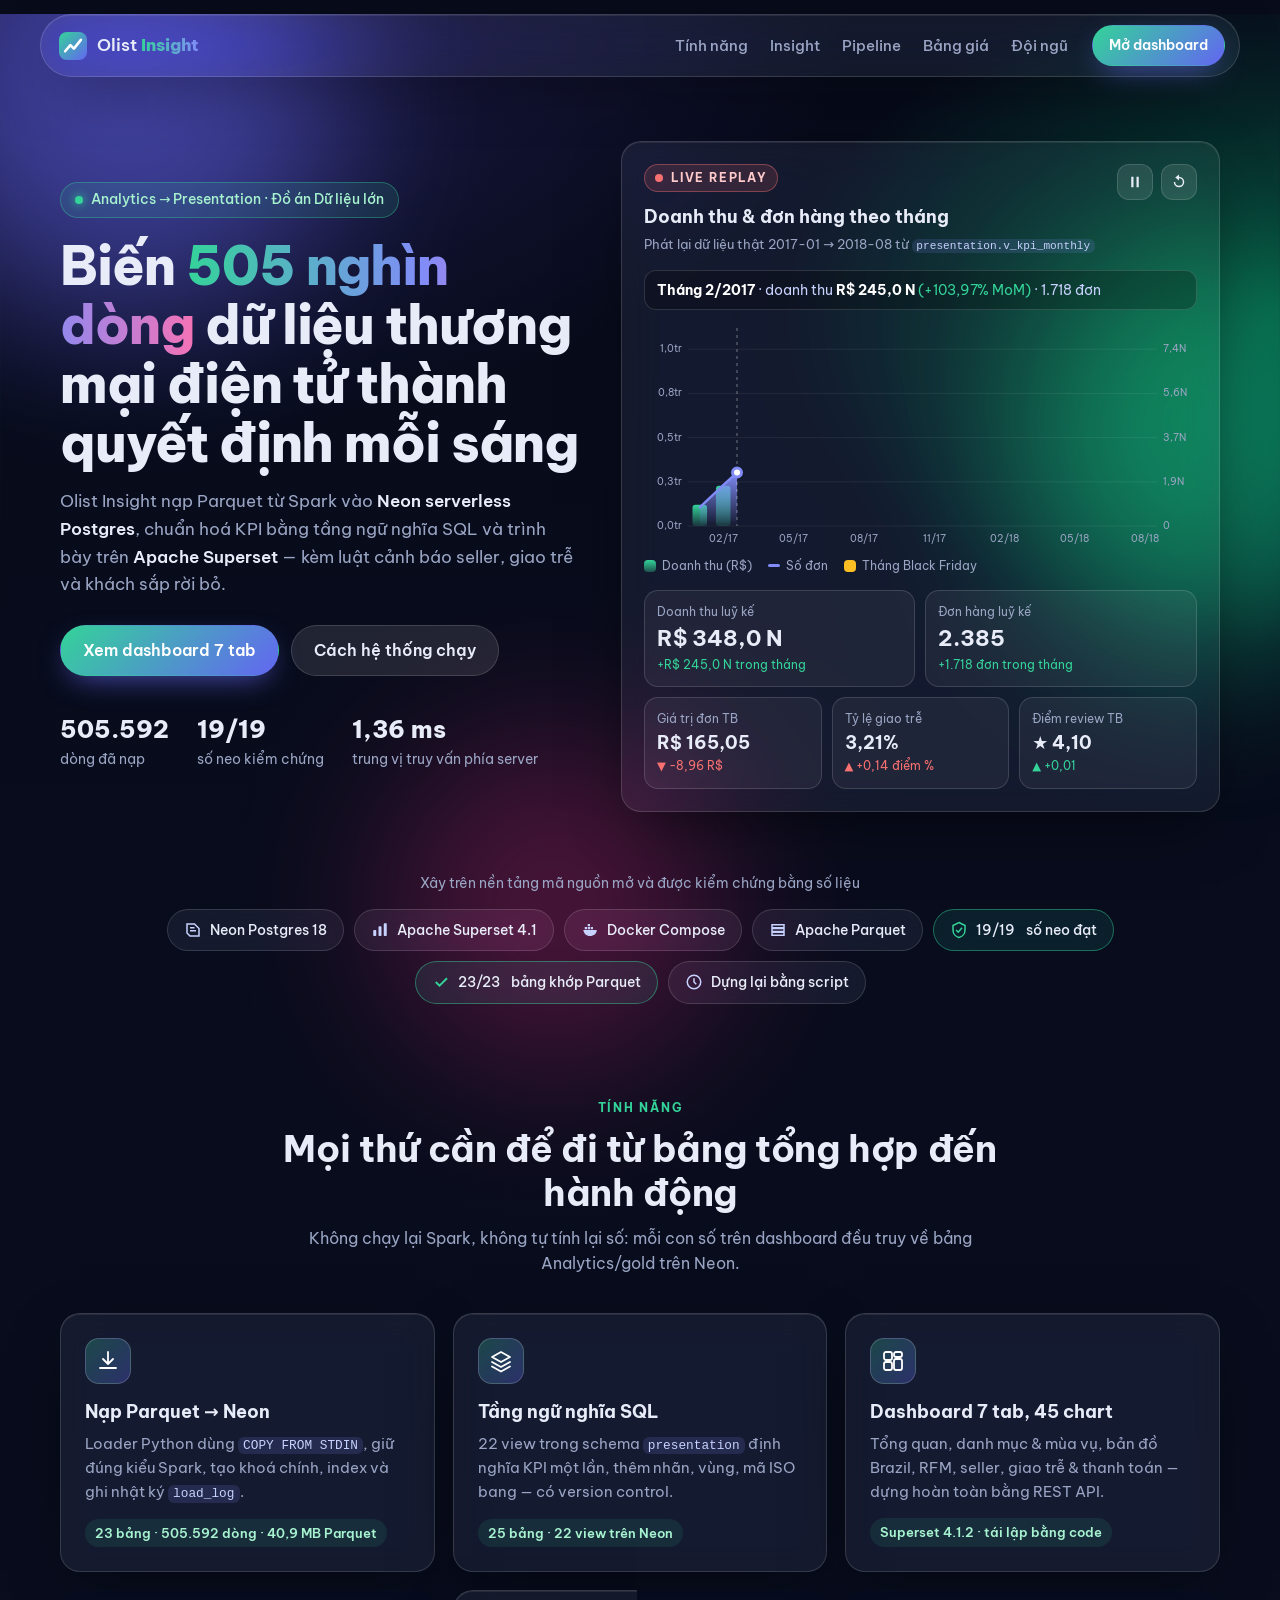
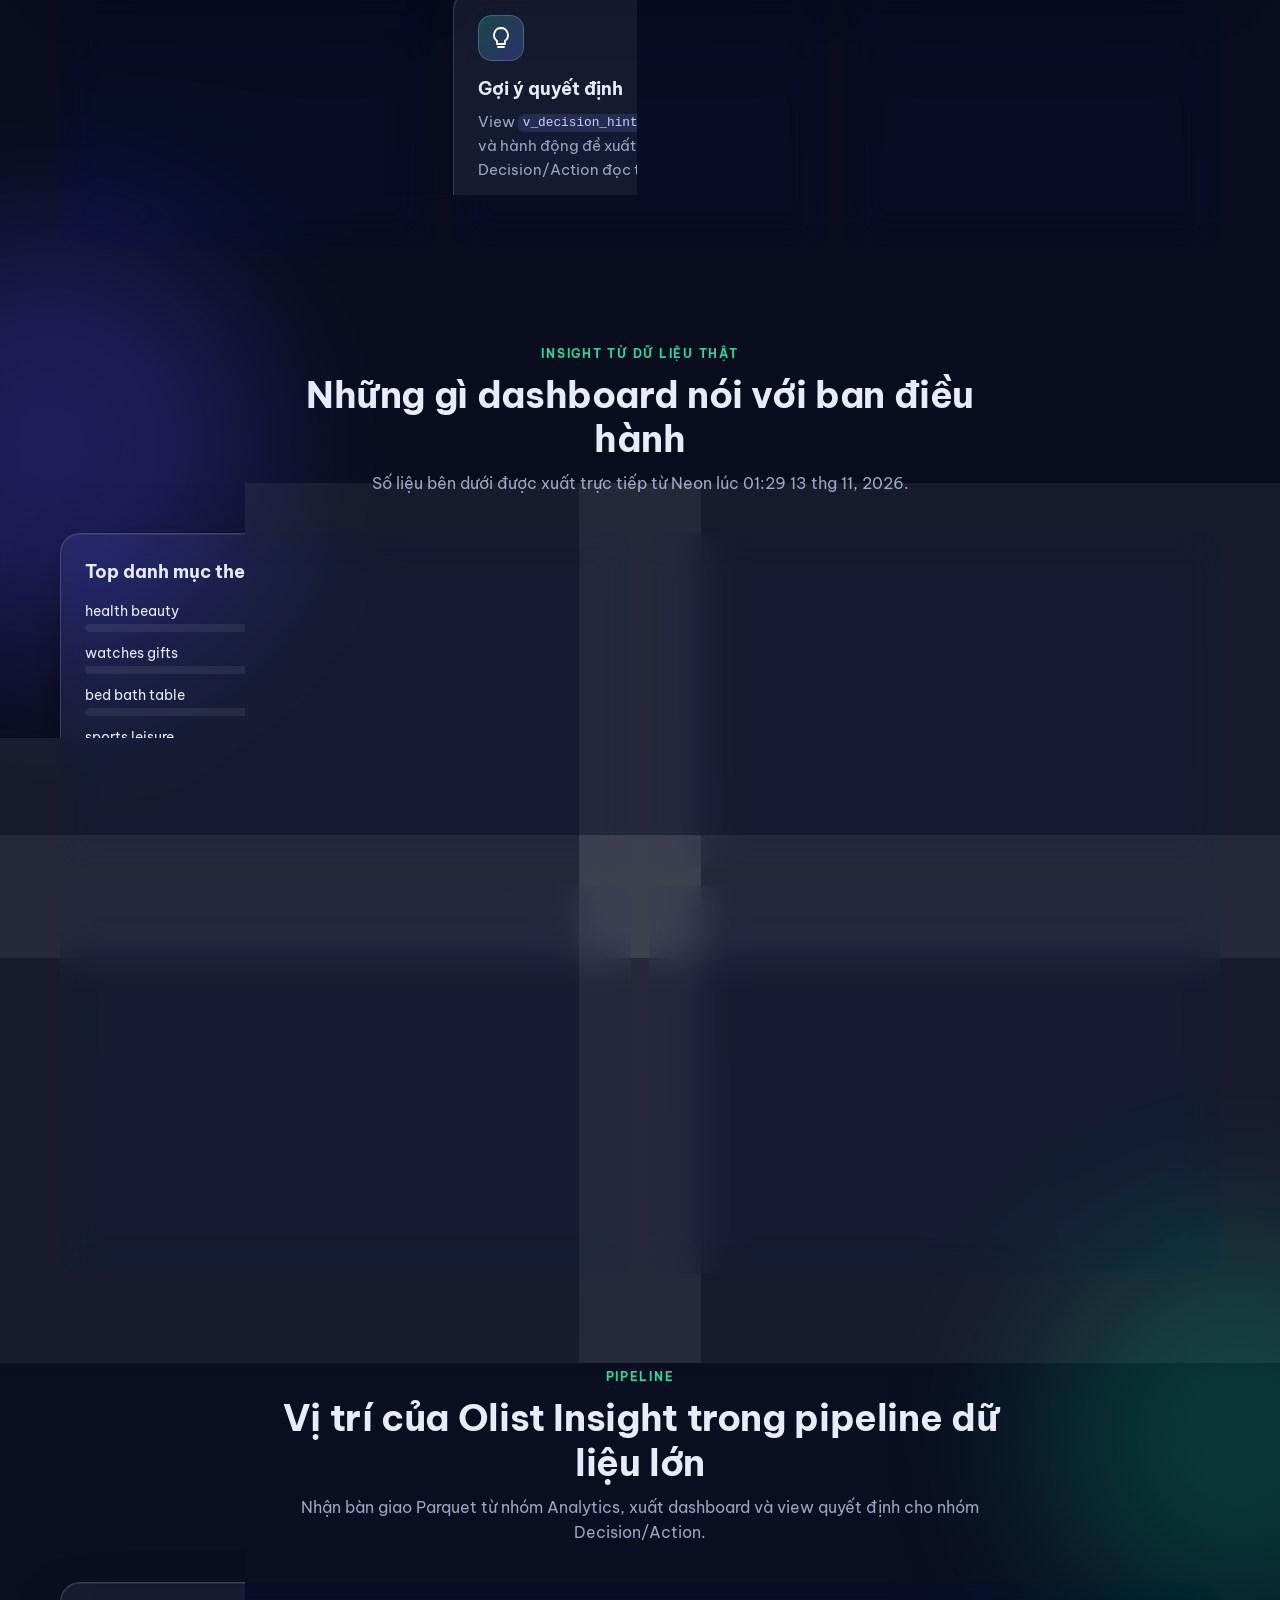
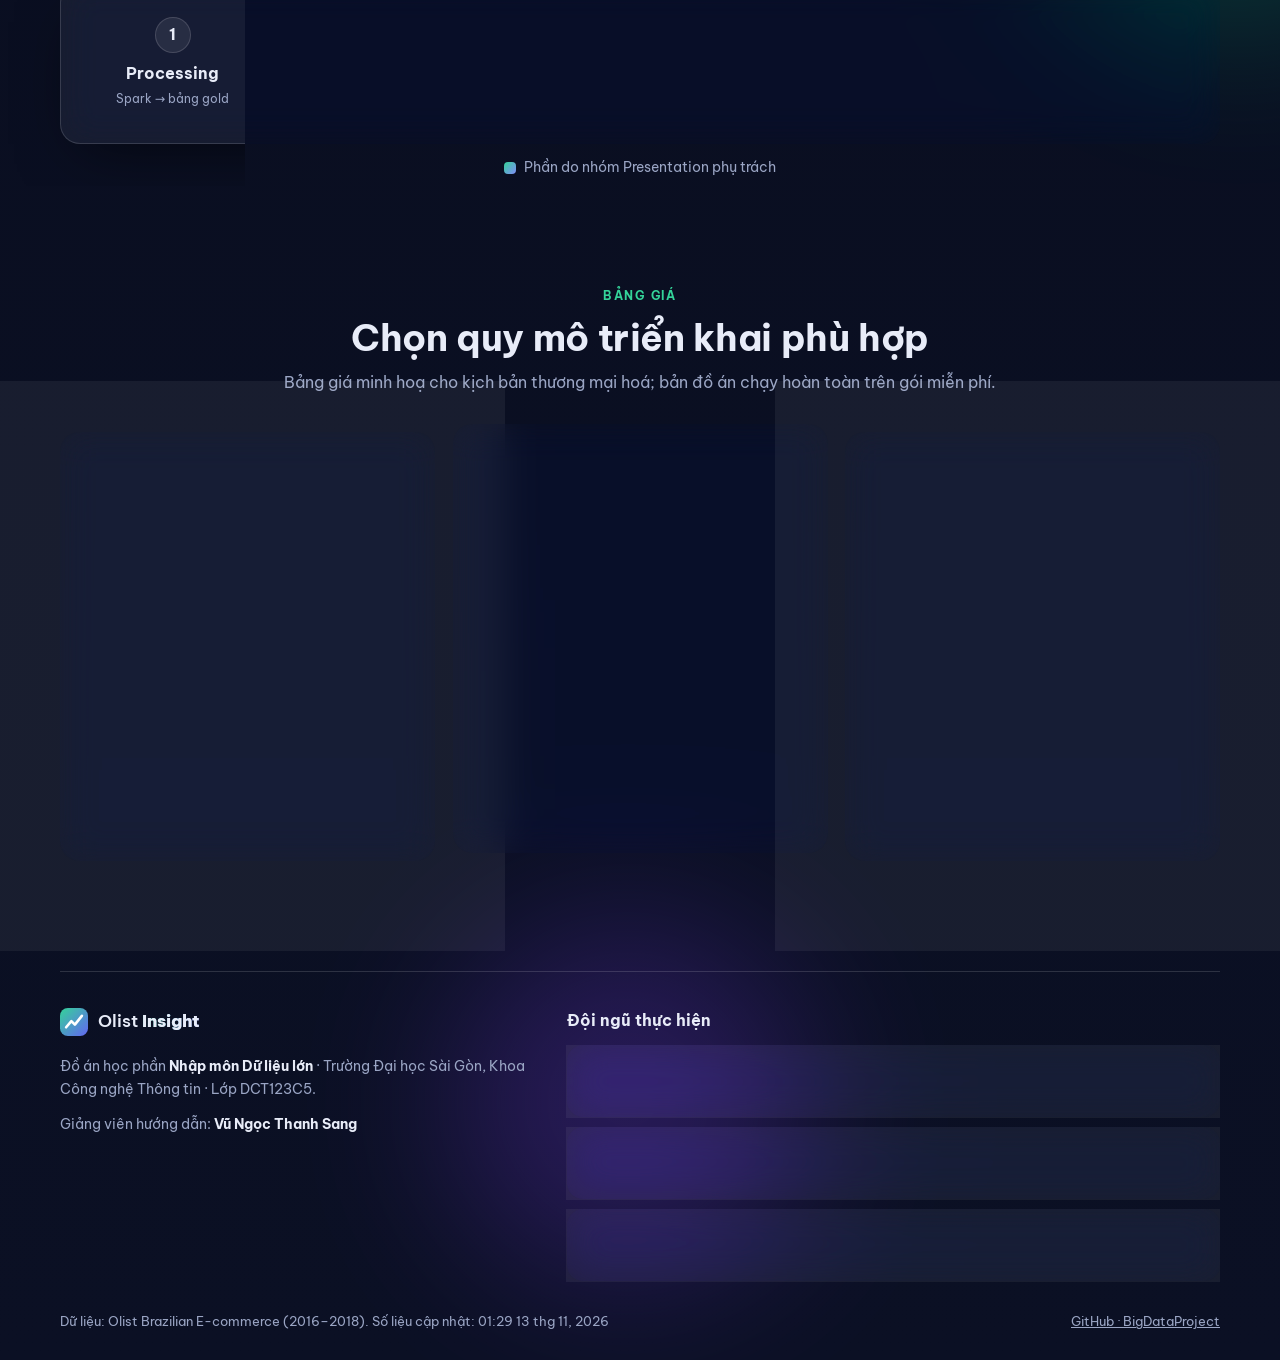
<file: web/index.html>
<!doctype html>
<html lang="vi">
<head>
  <meta charset="utf-8">
  <meta name="viewport" content="width=device-width, initial-scale=1">
  <title>Olist Insight · Từ Parquet đến quyết định kinh doanh</title>
  <meta name="description" content="Tầng trình bày dữ liệu thương mại điện tử Olist: Neon serverless Postgres, semantic layer SQL và dashboard Apache Superset.">
  <link rel="icon" href="assets/favicon.svg" type="image/svg+xml">
  <link rel="preconnect" href="https://fonts.googleapis.com">
  <link rel="preconnect" href="https://fonts.gstatic.com" crossorigin>
  <link href="https://fonts.googleapis.com/css2?family=Be+Vietnam+Pro:wght@400;500;600;700;800&display=swap" rel="stylesheet">
  <link rel="stylesheet" href="assets/style.css">
</head>
<body>
  <div class="bg" aria-hidden="true">
    <span class="blob b1"></span><span class="blob b2"></span><span class="blob b3"></span>
    <span class="blob b4"></span><span class="blob b5"></span><span class="blob b6"></span>
  </div>

  <header class="nav glass">
    <a class="brand" href="#top">
      <img src="assets/favicon.svg" alt="" width="28" height="28">
      <span>Olist <b>Insight</b></span>
    </a>
    <nav class="nav-links" aria-label="Điều hướng chính">
      <a href="#tinh-nang">Tính năng</a>
      <a href="#insight">Insight</a>
      <a href="#pipeline">Pipeline</a>
      <a href="#bang-gia">Bảng giá</a>
      <a href="#doi-ngu">Đội ngũ</a>
    </nav>
    <a class="btn btn-sm btn-primary" href="http://localhost:8088/superset/dashboard/olist-presentation/" target="_blank" rel="noopener">Mở dashboard</a>
  </header>

  <main id="top">
    <!-- HERO -->
    <section class="hero">
      <div class="hero-copy">
        <span class="pill"><span class="dot"></span> Analytics → Presentation · Đồ án Dữ liệu lớn</span>
        <h1>Biến <span class="grad">505 nghìn dòng</span> dữ liệu thương mại điện tử thành quyết định mỗi sáng</h1>
        <p class="lead">
          Olist Insight nạp Parquet từ Spark vào <b>Neon serverless Postgres</b>, chuẩn hoá KPI bằng tầng ngữ nghĩa SQL
          và trình bày trên <b>Apache Superset</b> — kèm luật cảnh báo seller, giao trễ và khách sắp rời bỏ.
        </p>
        <div class="cta">
          <a class="btn btn-primary" href="http://localhost:8088/superset/dashboard/olist-presentation/" target="_blank" rel="noopener">Xem dashboard 7 tab</a>
          <a class="btn btn-ghost" href="#pipeline">Cách hệ thống chạy</a>
        </div>
        <ul class="hero-facts" id="hero-facts">
          <li><b data-k="rows">–</b><span>dòng đã nạp</span></li>
          <li><b data-k="anchors">–</b><span>số neo kiểm chứng</span></li>
          <li><b data-k="server_ms">–</b><span>trung vị truy vấn phía server</span></li>
        </ul>
      </div>

      <div class="hero-panel glass" id="live">
        <div class="panel-head">
          <div>
            <span class="live-badge"><span class="pulse"></span>LIVE REPLAY</span>
            <h2 class="panel-title">Doanh thu &amp; đơn hàng theo tháng</h2>
            <p class="panel-sub">Phát lại dữ liệu thật <span id="range">2017-01 → 2018-08</span> từ <code>presentation.v_kpi_monthly</code></p>
          </div>
          <div class="panel-ctrl">
            <button class="icon-btn" id="btn-play" aria-label="Tạm dừng" title="Tạm dừng / phát tiếp">
              <svg viewBox="0 0 24 24" class="i-pause"><path d="M7 5h3v14H7zM14 5h3v14h-3z"/></svg>
              <svg viewBox="0 0 24 24" class="i-play"><path d="M8 5v14l11-7z"/></svg>
            </button>
            <button class="icon-btn" id="btn-replay" aria-label="Phát lại từ đầu" title="Phát lại từ đầu">
              <svg viewBox="0 0 24 24"><path d="M12 5V2L7 6l5 4V7a5 5 0 1 1-5 5H5a7 7 0 1 0 7-7z"/></svg>
            </button>
          </div>
        </div>

        <div class="ticker" id="ticker" aria-live="polite">Đang tải dữ liệu…</div>

        <div class="chart-wrap">
          <svg id="chart" viewBox="0 0 640 260" preserveAspectRatio="none" role="img" aria-label="Biểu đồ doanh thu theo tháng"></svg>
          <div class="chart-tip" id="chart-tip" hidden></div>
        </div>
        <div class="legend">
          <span><i class="sw sw-rev"></i>Doanh thu (R$)</span>
          <span><i class="sw sw-ord"></i>Số đơn</span>
          <span><i class="sw sw-bf"></i>Tháng Black Friday</span>
        </div>

        <div class="kpis">
          <div class="kpi"><span class="kpi-l">Doanh thu luỹ kế</span><b class="kpi-v" id="k-rev">–</b><span class="kpi-d" id="k-rev-d"></span></div>
          <div class="kpi"><span class="kpi-l">Đơn hàng luỹ kế</span><b class="kpi-v" id="k-ord">–</b><span class="kpi-d" id="k-ord-d"></span></div>
          <div class="kpi"><span class="kpi-l">Giá trị đơn TB</span><b class="kpi-v" id="k-aov">–</b><span class="kpi-d" id="k-aov-d"></span></div>
          <div class="kpi"><span class="kpi-l">Tỷ lệ giao trễ</span><b class="kpi-v" id="k-late">–</b><span class="kpi-d" id="k-late-d"></span></div>
          <div class="kpi"><span class="kpi-l">Điểm review TB</span><b class="kpi-v" id="k-rv">–</b><span class="kpi-d" id="k-rv-d"></span></div>
        </div>
      </div>
    </section>

    <!-- TRUST -->
    <section class="trust" aria-label="Công nghệ và kiểm chứng">
      <p class="trust-title">Xây trên nền tảng mã nguồn mở và được kiểm chứng bằng số liệu</p>
      <ul class="badges">
        <li class="badge glass"><svg viewBox="0 0 24 24"><path d="M4 4h10l6 6v10H8l-4-4z" fill="none" stroke="currentColor" stroke-width="2"/><path d="M8 9h6M8 13h8" stroke="currentColor" stroke-width="2"/></svg>Neon Postgres 18</li>
        <li class="badge glass"><svg viewBox="0 0 24 24"><rect x="3" y="12" width="4" height="8" rx="1"/><rect x="10" y="7" width="4" height="13" rx="1"/><rect x="17" y="3" width="4" height="17" rx="1"/></svg>Apache Superset 4.1</li>
        <li class="badge glass"><svg viewBox="0 0 24 24"><path d="M3 12h18c0 5-4 8-9 8s-8-3-9-8zM5 8h3v3H5zM9 8h3v3H9zM13 8h3v3h-3zM9 4h3v3H9z"/></svg>Docker Compose</li>
        <li class="badge glass"><svg viewBox="0 0 24 24"><path d="M4 5h16v4H4zM4 10h16v4H4zM4 15h16v4H4z" fill="none" stroke="currentColor" stroke-width="2"/></svg>Apache Parquet</li>
        <li class="badge glass ok"><svg viewBox="0 0 24 24"><path d="M12 2l8 4v6c0 5-3.5 9-8 10-4.5-1-8-5-8-10V6z" fill="none" stroke="currentColor" stroke-width="2"/><path d="M8 12l3 3 5-6" fill="none" stroke="currentColor" stroke-width="2"/></svg><span id="b-anchors">19/19</span>&nbsp;số neo đạt</li>
        <li class="badge glass ok"><svg viewBox="0 0 24 24"><path d="M5 12l5 5L20 7" fill="none" stroke="currentColor" stroke-width="2.5"/></svg><span id="b-tables">23/23</span>&nbsp;bảng khớp Parquet</li>
        <li class="badge glass"><svg viewBox="0 0 24 24"><circle cx="12" cy="12" r="9" fill="none" stroke="currentColor" stroke-width="2"/><path d="M12 7v5l3 3" fill="none" stroke="currentColor" stroke-width="2"/></svg>Dựng lại bằng script</li>
      </ul>
    </section>

    <!-- FEATURES -->
    <section class="section" id="tinh-nang">
      <header class="section-head">
        <span class="eyebrow">Tính năng</span>
        <h2>Mọi thứ cần để đi từ bảng tổng hợp đến hành động</h2>
        <p>Không chạy lại Spark, không tự tính lại số: mỗi con số trên dashboard đều truy về bảng Analytics/gold trên Neon.</p>
      </header>
      <div class="grid features">
        <article class="card glass">
          <div class="ico"><svg viewBox="0 0 24 24"><path d="M12 3v12M7 10l5 5 5-5M4 19h16"/></svg></div>
          <h3>Nạp Parquet → Neon</h3>
          <p>Loader Python dùng <code>COPY FROM STDIN</code>, giữ đúng kiểu Spark, tạo khoá chính, index và ghi nhật ký <code>load_log</code>.</p>
          <span class="meta" id="f-load">23 bảng · 505.592 dòng</span>
        </article>
        <article class="card glass">
          <div class="ico"><svg viewBox="0 0 24 24"><path d="M12 3l9 5-9 5-9-5zM3 13l9 5 9-5M3 17.5l9 5 9-5"/></svg></div>
          <h3>Tầng ngữ nghĩa SQL</h3>
          <p>22 view trong schema <code>presentation</code> định nghĩa KPI một lần, thêm nhãn, vùng, mã ISO bang — có version control.</p>
          <span class="meta" id="f-inv">25 bảng · 22 view</span>
        </article>
        <article class="card glass">
          <div class="ico"><svg viewBox="0 0 24 24"><rect x="3" y="3" width="8" height="8" rx="2"/><rect x="13" y="3" width="8" height="5" rx="2"/><rect x="13" y="10" width="8" height="11" rx="2"/><rect x="3" y="13" width="8" height="8" rx="2"/></svg></div>
          <h3>Dashboard 7 tab, 45 chart</h3>
          <p>Tổng quan, danh mục &amp; mùa vụ, bản đồ Brazil, RFM, seller, giao trễ &amp; thanh toán — dựng hoàn toàn bằng REST API.</p>
          <span class="meta">Superset 4.1.2 · tái lập bằng code</span>
        </article>
        <article class="card glass">
          <div class="ico"><svg viewBox="0 0 24 24"><path d="M3 5h18l-7 8v6l-4-2v-4z"/></svg></div>
          <h3>7 bộ lọc native</h3>
          <p>Thời gian, bang, vùng, danh mục, phân khúc RFM, phương thức thanh toán, bang seller — phạm vi tự tính theo cột.</p>
          <span class="meta">Lọc chéo toàn dashboard</span>
        </article>
        <article class="card glass">
          <div class="ico"><svg viewBox="0 0 24 24"><path d="M12 2a7 7 0 0 0-4 12.7V18h8v-3.3A7 7 0 0 0 12 2zM9 21h6"/></svg></div>
          <h3>Gợi ý quyết định</h3>
          <p>View <code>v_decision_hints</code> gồm luật, ngưỡng và hành động đề xuất để nhóm Decision/Action đọc trực tiếp bằng SQL.</p>
          <span class="meta" id="f-hints">7 luật · 75 seller mức ĐỎ</span>
        </article>
        <article class="card glass">
          <div class="ico"><svg viewBox="0 0 24 24"><path d="M3 20h18M5 16l4-5 4 3 6-8"/><path d="M15 6h4v4"/></svg></div>
          <h3>Mở rộng ×10 vẫn nhanh</h3>
          <p>Thử nghiệm 1,12 triệu dòng trên Neon: truy vấn thô tăng tuyến tính, còn view tổng hợp giữ nguyên độ trễ.</p>
          <span class="meta" id="f-scale">47 → 507 ms thô · 1,1 ms view</span>
        </article>
      </div>
    </section>

    <!-- INSIGHT -->
    <section class="section" id="insight">
      <header class="section-head">
        <span class="eyebrow">Insight từ dữ liệu thật</span>
        <h2>Những gì dashboard nói với ban điều hành</h2>
        <p>Số liệu bên dưới được xuất trực tiếp từ Neon lúc <span id="gen-at">–</span>.</p>
      </header>
      <div class="grid insights">
        <article class="card glass">
          <h3>Top danh mục theo doanh thu</h3>
          <ul class="bars" id="ins-cat"></ul>
        </article>
        <article class="card glass">
          <h3>Bang dẫn đầu &amp; tỷ lệ giao trễ</h3>
          <ul class="bars" id="ins-state"></ul>
        </article>
        <article class="card glass">
          <h3>Phân khúc khách hàng RFM</h3>
          <div class="stack" id="ins-rfm"></div>
          <ul class="stack-legend" id="ins-rfm-l"></ul>
        </article>
        <article class="card glass">
          <h3>Cảnh báo ưu tiên cao</h3>
          <ol class="hints" id="ins-hints"></ol>
        </article>
      </div>
    </section>

    <!-- PIPELINE -->
    <section class="section" id="pipeline">
      <header class="section-head">
        <span class="eyebrow">Pipeline</span>
        <h2>Vị trí của Olist Insight trong pipeline dữ liệu lớn</h2>
        <p>Nhận bàn giao Parquet từ nhóm Analytics, xuất dashboard và view quyết định cho nhóm Decision/Action.</p>
      </header>
      <ol class="pipe glass">
        <li class="step"><span class="n">1</span><b>Processing</b><small>Spark → bảng gold</small></li>
        <li class="step"><span class="n">2</span><b>Analytics</b><small>Spark SQL + K-Means</small></li>
        <li class="step ours"><span class="n">3</span><b>Parquet → Neon</b><small>COPY · 23 bảng</small></li>
        <li class="step ours"><span class="n">4</span><b>Semantic layer</b><small>22 view SQL</small></li>
        <li class="step ours"><span class="n">5</span><b>Superset</b><small>7 tab · 45 chart</small></li>
        <li class="step"><span class="n">6</span><b>Decision / Action</b><small>v_decision_hints</small></li>
      </ol>
      <p class="pipe-note"><span class="sw sw-ours"></span> Phần do nhóm Presentation phụ trách</p>
    </section>

    <!-- PRICING -->
    <section class="section" id="bang-gia">
      <header class="section-head">
        <span class="eyebrow">Bảng giá</span>
        <h2>Chọn quy mô triển khai phù hợp</h2>
        <p>Bảng giá minh hoạ cho kịch bản thương mại hoá; bản đồ án chạy hoàn toàn trên gói miễn phí.</p>
      </header>
      <div class="grid pricing">
        <article class="plan glass">
          <h3>Học tập</h3>
          <p class="price"><b>0đ</b><span>/tháng</span></p>
          <p class="plan-sub">Cho lớp học và đồ án</p>
          <ul>
            <li>Neon Free · 0,25 CU · 1 GiB/branch</li>
            <li>Superset chạy Docker cục bộ</li>
            <li>Dữ liệu mẫu Olist 2016–2018</li>
            <li>Dashboard 7 tab dựng sẵn</li>
          </ul>
          <a class="btn btn-ghost" href="https://github.com/viettuong287/BigDataProject" target="_blank" rel="noopener">Tải mã nguồn</a>
        </article>
        <article class="plan glass featured">
          <span class="tag">Phổ biến</span>
          <h3>Nhóm phân tích</h3>
          <p class="price"><b>490.000đ</b><span>/tháng</span></p>
          <p class="plan-sub">Cho đội vận hành 5–20 người</p>
          <ul>
            <li>Neon Launch · autoscale tới 4 CU</li>
            <li>Superset có cache Redis, SSO</li>
            <li>Nạp dữ liệu hằng ngày theo lịch</li>
            <li>Cảnh báo seller qua email</li>
            <li>Hỗ trợ trong giờ hành chính</li>
          </ul>
          <a class="btn btn-primary" href="#doi-ngu">Liên hệ dùng thử</a>
        </article>
        <article class="plan glass">
          <h3>Doanh nghiệp</h3>
          <p class="price"><b>Liên hệ</b></p>
          <p class="plan-sub">Cho sàn TMĐT quy mô lớn</p>
          <ul>
            <li>Neon Scale · read replica, branching</li>
            <li>Loader chạy cùng region dữ liệu</li>
            <li>Luật quyết định tuỳ chỉnh</li>
            <li>SLA 99,9% và hỗ trợ 24/7</li>
          </ul>
          <a class="btn btn-ghost" href="#doi-ngu">Trao đổi với nhóm</a>
        </article>
      </div>
    </section>
  </main>

  <!-- FOOTER -->
  <footer class="footer" id="doi-ngu">
    <div class="footer-grid">
      <div class="footer-brand">
        <a class="brand" href="#top"><img src="assets/favicon.svg" alt="" width="28" height="28"><span>Olist <b>Insight</b></span></a>
        <p>Đồ án học phần <b>Nhập môn Dữ liệu lớn</b> · Trường Đại học Sài Gòn, Khoa Công nghệ Thông tin · Lớp DCT123C5.</p>
        <p>Giảng viên hướng dẫn: <b>Vũ Ngọc Thanh Sang</b></p>
      </div>
      <div class="team">
        <h3>Đội ngũ thực hiện</h3>
        <ul class="members">
          <li class="member glass"><span class="avatar">T</span><div><b>Võ Việt Tường</b><small>3123411334 · Nhóm trưởng – kiến trúc, Neon &amp; loader</small></div></li>
          <li class="member glass"><span class="avatar">L</span><div><b>Nguyễn Hoàng Phi Long</b><small>3123411180 · Semantic layer SQL &amp; dashboard</small></div></li>
          <li class="member glass"><span class="avatar">P</span><div><b>Mai Hồng Phong</b><small>3123411225 · Thực nghiệm, minh chứng &amp; báo cáo</small></div></li>
        </ul>
      </div>
    </div>
    <div class="footer-bottom">
      <span>Dữ liệu: Olist Brazilian E-commerce (2016–2018). Số liệu cập nhật: <span id="foot-gen">–</span></span>
      <a href="https://github.com/viettuong287/BigDataProject" target="_blank" rel="noopener">GitHub · BigDataProject</a>
    </div>
  </footer>

  <script src="assets/app.js" defer></script>
</body>
</html>
</file>
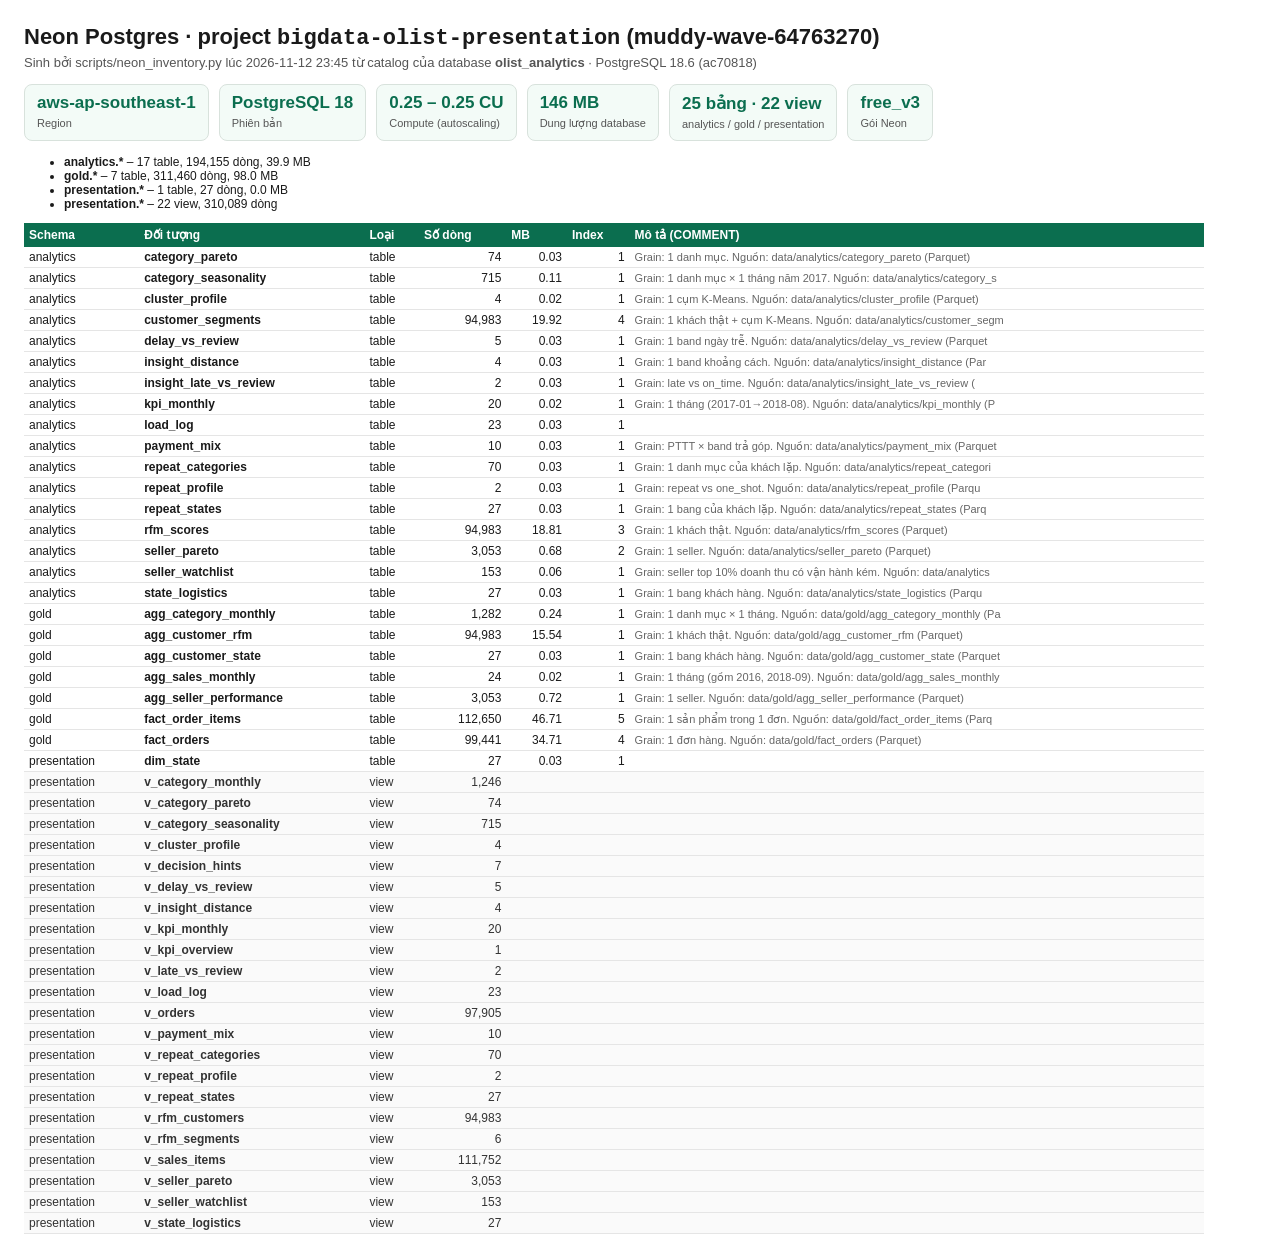
<file: evidence/neon_inventory.html>
<!doctype html><html><head><meta charset="utf-8"><style>
body{font-family:Inter,Segoe UI,Arial,sans-serif;margin:24px;color:#1a1a1a;width:1180px}
h1{font-size:22px;margin:0 0 4px} .sub{color:#555;font-size:13px;margin-bottom:14px}
.cards{display:flex;gap:10px;margin-bottom:14px} .card{border:1px solid #d8e2dc;border-radius:8px;padding:8px 12px;background:#f3fbf7}
.card b{display:block;font-size:17px;color:#0b6e4f} .card span{font-size:11px;color:#555}
table{border-collapse:collapse;width:100%;font-size:12px} th{background:#0b6e4f;color:#fff;text-align:left;padding:5px}
td{border-bottom:1px solid #e5e5e5;padding:3px 5px} .n{text-align:right;font-variant-numeric:tabular-nums}
.c{color:#666;font-size:11px} tr.view td{background:#fafafa;color:#333} ul{font-size:12px;margin:4px 0 12px}
</style></head><body>
<h1>Neon Postgres · project <code>bigdata-olist-presentation</code> (muddy-wave-64763270)</h1>
<div class="sub">Sinh bởi scripts/neon_inventory.py lúc 2026-11-12 23:45 từ catalog của database <b>olist_analytics</b> · PostgreSQL 18.6 (ac70818)</div>
<div class="cards">
<div class="card"><b>aws-ap-southeast-1</b><span>Region</span></div>
<div class="card"><b>PostgreSQL 18</b><span>Phiên bản</span></div>
<div class="card"><b>0.25 – 0.25 CU</b><span>Compute (autoscaling)</span></div>
<div class="card"><b>146 MB</b><span>Dung lượng database</span></div>
<div class="card"><b>25 bảng · 22 view</b><span>analytics / gold / presentation</span></div>
<div class="card"><b>free_v3</b><span>Gói Neon</span></div>
</div>
<ul><li><b>analytics.*</b> – 17 table, 194,155 dòng, 39.9 MB</li><li><b>gold.*</b> – 7 table, 311,460 dòng, 98.0 MB</li><li><b>presentation.*</b> – 1 table, 27 dòng, 0.0 MB</li><li><b>presentation.*</b> – 22 view, 310,089 dòng</li></ul>
<table><tr><th>Schema</th><th>Đối tượng</th><th>Loại</th><th>Số dòng</th><th>MB</th><th>Index</th><th>Mô tả (COMMENT)</th></tr><tr class='table'><td>analytics</td><td><b>category_pareto</b></td><td>table</td><td class='n'>74</td><td class='n'>0.03</td><td class='n'>1</td><td class='c'>Grain: 1 danh mục. Nguồn: data/analytics/category_pareto (Parquet)</td></tr><tr class='table'><td>analytics</td><td><b>category_seasonality</b></td><td>table</td><td class='n'>715</td><td class='n'>0.11</td><td class='n'>1</td><td class='c'>Grain: 1 danh mục × 1 tháng năm 2017. Nguồn: data/analytics/category_s</td></tr><tr class='table'><td>analytics</td><td><b>cluster_profile</b></td><td>table</td><td class='n'>4</td><td class='n'>0.02</td><td class='n'>1</td><td class='c'>Grain: 1 cụm K-Means. Nguồn: data/analytics/cluster_profile (Parquet)</td></tr><tr class='table'><td>analytics</td><td><b>customer_segments</b></td><td>table</td><td class='n'>94,983</td><td class='n'>19.92</td><td class='n'>4</td><td class='c'>Grain: 1 khách thật + cụm K-Means. Nguồn: data/analytics/customer_segm</td></tr><tr class='table'><td>analytics</td><td><b>delay_vs_review</b></td><td>table</td><td class='n'>5</td><td class='n'>0.03</td><td class='n'>1</td><td class='c'>Grain: 1 band ngày trễ. Nguồn: data/analytics/delay_vs_review (Parquet</td></tr><tr class='table'><td>analytics</td><td><b>insight_distance</b></td><td>table</td><td class='n'>4</td><td class='n'>0.03</td><td class='n'>1</td><td class='c'>Grain: 1 band khoảng cách. Nguồn: data/analytics/insight_distance (Par</td></tr><tr class='table'><td>analytics</td><td><b>insight_late_vs_review</b></td><td>table</td><td class='n'>2</td><td class='n'>0.03</td><td class='n'>1</td><td class='c'>Grain: late vs on_time. Nguồn: data/analytics/insight_late_vs_review (</td></tr><tr class='table'><td>analytics</td><td><b>kpi_monthly</b></td><td>table</td><td class='n'>20</td><td class='n'>0.02</td><td class='n'>1</td><td class='c'>Grain: 1 tháng (2017-01→2018-08). Nguồn: data/analytics/kpi_monthly (P</td></tr><tr class='table'><td>analytics</td><td><b>load_log</b></td><td>table</td><td class='n'>23</td><td class='n'>0.03</td><td class='n'>1</td><td class='c'></td></tr><tr class='table'><td>analytics</td><td><b>payment_mix</b></td><td>table</td><td class='n'>10</td><td class='n'>0.03</td><td class='n'>1</td><td class='c'>Grain: PTTT × band trả góp. Nguồn: data/analytics/payment_mix (Parquet</td></tr><tr class='table'><td>analytics</td><td><b>repeat_categories</b></td><td>table</td><td class='n'>70</td><td class='n'>0.03</td><td class='n'>1</td><td class='c'>Grain: 1 danh mục của khách lặp. Nguồn: data/analytics/repeat_categori</td></tr><tr class='table'><td>analytics</td><td><b>repeat_profile</b></td><td>table</td><td class='n'>2</td><td class='n'>0.03</td><td class='n'>1</td><td class='c'>Grain: repeat vs one_shot. Nguồn: data/analytics/repeat_profile (Parqu</td></tr><tr class='table'><td>analytics</td><td><b>repeat_states</b></td><td>table</td><td class='n'>27</td><td class='n'>0.03</td><td class='n'>1</td><td class='c'>Grain: 1 bang của khách lặp. Nguồn: data/analytics/repeat_states (Parq</td></tr><tr class='table'><td>analytics</td><td><b>rfm_scores</b></td><td>table</td><td class='n'>94,983</td><td class='n'>18.81</td><td class='n'>3</td><td class='c'>Grain: 1 khách thật. Nguồn: data/analytics/rfm_scores (Parquet)</td></tr><tr class='table'><td>analytics</td><td><b>seller_pareto</b></td><td>table</td><td class='n'>3,053</td><td class='n'>0.68</td><td class='n'>2</td><td class='c'>Grain: 1 seller. Nguồn: data/analytics/seller_pareto (Parquet)</td></tr><tr class='table'><td>analytics</td><td><b>seller_watchlist</b></td><td>table</td><td class='n'>153</td><td class='n'>0.06</td><td class='n'>1</td><td class='c'>Grain: seller top 10% doanh thu có vận hành kém. Nguồn: data/analytics</td></tr><tr class='table'><td>analytics</td><td><b>state_logistics</b></td><td>table</td><td class='n'>27</td><td class='n'>0.03</td><td class='n'>1</td><td class='c'>Grain: 1 bang khách hàng. Nguồn: data/analytics/state_logistics (Parqu</td></tr><tr class='table'><td>gold</td><td><b>agg_category_monthly</b></td><td>table</td><td class='n'>1,282</td><td class='n'>0.24</td><td class='n'>1</td><td class='c'>Grain: 1 danh mục × 1 tháng. Nguồn: data/gold/agg_category_monthly (Pa</td></tr><tr class='table'><td>gold</td><td><b>agg_customer_rfm</b></td><td>table</td><td class='n'>94,983</td><td class='n'>15.54</td><td class='n'>1</td><td class='c'>Grain: 1 khách thật. Nguồn: data/gold/agg_customer_rfm (Parquet)</td></tr><tr class='table'><td>gold</td><td><b>agg_customer_state</b></td><td>table</td><td class='n'>27</td><td class='n'>0.03</td><td class='n'>1</td><td class='c'>Grain: 1 bang khách hàng. Nguồn: data/gold/agg_customer_state (Parquet</td></tr><tr class='table'><td>gold</td><td><b>agg_sales_monthly</b></td><td>table</td><td class='n'>24</td><td class='n'>0.02</td><td class='n'>1</td><td class='c'>Grain: 1 tháng (gồm 2016, 2018-09). Nguồn: data/gold/agg_sales_monthly</td></tr><tr class='table'><td>gold</td><td><b>agg_seller_performance</b></td><td>table</td><td class='n'>3,053</td><td class='n'>0.72</td><td class='n'>1</td><td class='c'>Grain: 1 seller. Nguồn: data/gold/agg_seller_performance (Parquet)</td></tr><tr class='table'><td>gold</td><td><b>fact_order_items</b></td><td>table</td><td class='n'>112,650</td><td class='n'>46.71</td><td class='n'>5</td><td class='c'>Grain: 1 sản phẩm trong 1 đơn. Nguồn: data/gold/fact_order_items (Parq</td></tr><tr class='table'><td>gold</td><td><b>fact_orders</b></td><td>table</td><td class='n'>99,441</td><td class='n'>34.71</td><td class='n'>4</td><td class='c'>Grain: 1 đơn hàng. Nguồn: data/gold/fact_orders (Parquet)</td></tr><tr class='table'><td>presentation</td><td><b>dim_state</b></td><td>table</td><td class='n'>27</td><td class='n'>0.03</td><td class='n'>1</td><td class='c'></td></tr><tr class='view'><td>presentation</td><td><b>v_category_monthly</b></td><td>view</td><td class='n'>1,246</td><td class='n'></td><td class='n'></td><td class='c'></td></tr><tr class='view'><td>presentation</td><td><b>v_category_pareto</b></td><td>view</td><td class='n'>74</td><td class='n'></td><td class='n'></td><td class='c'></td></tr><tr class='view'><td>presentation</td><td><b>v_category_seasonality</b></td><td>view</td><td class='n'>715</td><td class='n'></td><td class='n'></td><td class='c'></td></tr><tr class='view'><td>presentation</td><td><b>v_cluster_profile</b></td><td>view</td><td class='n'>4</td><td class='n'></td><td class='n'></td><td class='c'></td></tr><tr class='view'><td>presentation</td><td><b>v_decision_hints</b></td><td>view</td><td class='n'>7</td><td class='n'></td><td class='n'></td><td class='c'></td></tr><tr class='view'><td>presentation</td><td><b>v_delay_vs_review</b></td><td>view</td><td class='n'>5</td><td class='n'></td><td class='n'></td><td class='c'></td></tr><tr class='view'><td>presentation</td><td><b>v_insight_distance</b></td><td>view</td><td class='n'>4</td><td class='n'></td><td class='n'></td><td class='c'></td></tr><tr class='view'><td>presentation</td><td><b>v_kpi_monthly</b></td><td>view</td><td class='n'>20</td><td class='n'></td><td class='n'></td><td class='c'></td></tr><tr class='view'><td>presentation</td><td><b>v_kpi_overview</b></td><td>view</td><td class='n'>1</td><td class='n'></td><td class='n'></td><td class='c'></td></tr><tr class='view'><td>presentation</td><td><b>v_late_vs_review</b></td><td>view</td><td class='n'>2</td><td class='n'></td><td class='n'></td><td class='c'></td></tr><tr class='view'><td>presentation</td><td><b>v_load_log</b></td><td>view</td><td class='n'>23</td><td class='n'></td><td class='n'></td><td class='c'></td></tr><tr class='view'><td>presentation</td><td><b>v_orders</b></td><td>view</td><td class='n'>97,905</td><td class='n'></td><td class='n'></td><td class='c'></td></tr><tr class='view'><td>presentation</td><td><b>v_payment_mix</b></td><td>view</td><td class='n'>10</td><td class='n'></td><td class='n'></td><td class='c'></td></tr><tr class='view'><td>presentation</td><td><b>v_repeat_categories</b></td><td>view</td><td class='n'>70</td><td class='n'></td><td class='n'></td><td class='c'></td></tr><tr class='view'><td>presentation</td><td><b>v_repeat_profile</b></td><td>view</td><td class='n'>2</td><td class='n'></td><td class='n'></td><td class='c'></td></tr><tr class='view'><td>presentation</td><td><b>v_repeat_states</b></td><td>view</td><td class='n'>27</td><td class='n'></td><td class='n'></td><td class='c'></td></tr><tr class='view'><td>presentation</td><td><b>v_rfm_customers</b></td><td>view</td><td class='n'>94,983</td><td class='n'></td><td class='n'></td><td class='c'></td></tr><tr class='view'><td>presentation</td><td><b>v_rfm_segments</b></td><td>view</td><td class='n'>6</td><td class='n'></td><td class='n'></td><td class='c'></td></tr><tr class='view'><td>presentation</td><td><b>v_sales_items</b></td><td>view</td><td class='n'>111,752</td><td class='n'></td><td class='n'></td><td class='c'></td></tr><tr class='view'><td>presentation</td><td><b>v_seller_pareto</b></td><td>view</td><td class='n'>3,053</td><td class='n'></td><td class='n'></td><td class='c'></td></tr><tr class='view'><td>presentation</td><td><b>v_seller_watchlist</b></td><td>view</td><td class='n'>153</td><td class='n'></td><td class='n'></td><td class='c'></td></tr><tr class='view'><td>presentation</td><td><b>v_state_logistics</b></td><td>view</td><td class='n'>27</td><td class='n'></td><td class='n'></td><td class='c'></td></tr></table>
</body></html>
</file>
<file: web/assets/style.css>
:root {
  --bg: #070b1a;
  --text: #e8ecf8;
  --muted: #9aa5c4;
  --line: rgba(255, 255, 255, 0.14);
  --glass: rgba(255, 255, 255, 0.06);
  --glass-strong: rgba(255, 255, 255, 0.1);
  --green: #34d399;
  --indigo: #818cf8;
  --pink: #f472b6;
  --amber: #fbbf24;
  --red: #f87171;
  --radius: 20px;
  --shadow: 0 20px 60px -20px rgba(0, 0, 0, 0.6);
  font-family: "Be Vietnam Pro", system-ui, -apple-system, "Segoe UI", Roboto, sans-serif;
}

* { box-sizing: border-box; }
html { scroll-behavior: smooth; scroll-padding-top: 90px; }
body {
  position: relative;
  margin: 0;
  color: var(--text);
  background: var(--bg);
  line-height: 1.6;
  -webkit-font-smoothing: antialiased;
  overflow-x: hidden;
}
a { color: inherit; }
code {
  font-family: ui-monospace, "Cascadia Code", Consolas, monospace;
  font-size: 0.85em;
  padding: 0.1em 0.4em;
  border-radius: 6px;
  background: rgba(129, 140, 248, 0.15);
  color: #c7d2fe;
}
svg { display: block; }

/* Nền gradient + blob mờ tạo chiều sâu cho hiệu ứng kính */
.bg { position: absolute; inset: 0; z-index: -1; overflow: hidden;
  background: radial-gradient(1200px 700px at 10% 0, #1e1b4b 0%, transparent 60%),
              radial-gradient(900px 600px at 100% 300px, #064e3b 0%, transparent 55%),
              linear-gradient(180deg, #070b1a 0%, #0b1024 100%); }
.blob { position: absolute; border-radius: 50%; filter: blur(80px); opacity: 0.5; animation: float 18s ease-in-out infinite; }
.b1 { width: 420px; height: 420px; background: #6366f1; top: -120px; left: -80px; }
.b2 { width: 380px; height: 380px; background: #10b981; top: 260px; right: -120px; animation-delay: -6s; }
.b3 { width: 340px; height: 340px; background: #db2777; top: 720px; left: 30%; opacity: 0.3; animation-delay: -12s; }
.b4 { width: 420px; height: 420px; background: #4f46e5; top: 40%; left: -160px; opacity: 0.3; animation-delay: -4s; }
.b5 { width: 400px; height: 400px; background: #059669; top: 62%; right: -160px; opacity: 0.3; animation-delay: -9s; }
.b6 { width: 360px; height: 360px; background: #7c3aed; bottom: 80px; left: 35%; opacity: 0.25; animation-delay: -14s; }
@keyframes float { 50% { transform: translate(40px, 30px) scale(1.08); } }

.glass {
  background: var(--glass);
  border: 1px solid var(--line);
  border-radius: var(--radius);
  backdrop-filter: blur(18px) saturate(140%);
  -webkit-backdrop-filter: blur(18px) saturate(140%);
  box-shadow: var(--shadow), inset 0 1px 0 rgba(255, 255, 255, 0.08);
}

/* NAV */
.nav {
  position: sticky; top: 14px; z-index: 50;
  display: flex; align-items: center; gap: 24px;
  max-width: 1200px; margin: 14px auto 0; padding: 10px 14px 10px 18px;
  border-radius: 999px;
}
.brand { display: inline-flex; align-items: center; gap: 10px; text-decoration: none; font-weight: 600; font-size: 1.05rem; }
.brand b { font-weight: 800; background: linear-gradient(90deg, var(--green), var(--indigo)); -webkit-background-clip: text; background-clip: text; color: transparent; }
.nav-links { display: flex; gap: 22px; margin-left: auto; }
.nav-links a { text-decoration: none; color: var(--muted); font-size: 0.93rem; font-weight: 500; transition: color .2s; }
.nav-links a:hover { color: var(--text); }

.btn {
  display: inline-flex; align-items: center; justify-content: center; gap: 8px;
  padding: 12px 22px; border-radius: 999px; font-weight: 600; text-decoration: none;
  border: 1px solid transparent; transition: transform .15s, box-shadow .2s, background .2s; white-space: nowrap;
}
.btn:hover { transform: translateY(-1px); }
.btn-sm { padding: 8px 16px; font-size: 0.9rem; }
.btn-primary { background: linear-gradient(135deg, var(--green), #6366f1); color: #fff; box-shadow: 0 10px 30px -10px rgba(99, 102, 241, 0.8); }
.btn-ghost { background: var(--glass-strong); border-color: var(--line); color: var(--text); }
.btn-ghost:hover { background: rgba(255, 255, 255, 0.16); }

main, .footer { max-width: 1200px; margin: 0 auto; padding: 0 20px; }

/* HERO */
.hero { display: grid; grid-template-columns: 1fr 1.15fr; gap: 40px; align-items: center; padding: 64px 0 40px; }
.pill { display: inline-flex; align-items: center; gap: 8px; padding: 6px 14px; border-radius: 999px;
  background: rgba(52, 211, 153, 0.12); border: 1px solid rgba(52, 211, 153, 0.35); color: #a7f3d0; font-size: 0.85rem; font-weight: 500; }
.dot { width: 8px; height: 8px; border-radius: 50%; background: var(--green); box-shadow: 0 0 10px var(--green); }
h1 { font-size: clamp(2rem, 4.2vw, 3.3rem); line-height: 1.12; letter-spacing: -0.02em; margin: 18px 0 16px; font-weight: 800; }
.grad { background: linear-gradient(90deg, var(--green), var(--indigo) 60%, var(--pink)); -webkit-background-clip: text; background-clip: text; color: transparent; }
.lead { color: var(--muted); font-size: 1.08rem; max-width: 34em; margin: 0 0 26px; }
.lead b { color: var(--text); font-weight: 600; }
.cta { display: flex; gap: 12px; flex-wrap: wrap; }
.hero-facts { display: flex; gap: 28px; list-style: none; padding: 0; margin: 34px 0 0; flex-wrap: wrap; }
.hero-facts li { display: flex; flex-direction: column; }
.hero-facts b { font-size: 1.5rem; font-weight: 800; }
.hero-facts span { color: var(--muted); font-size: 0.85rem; }

.hero-panel { padding: 22px; }
.panel-head { display: flex; justify-content: space-between; gap: 12px; }
.live-badge { display: inline-flex; align-items: center; gap: 8px; font-size: 0.72rem; font-weight: 700; letter-spacing: 0.12em;
  color: #fecaca; padding: 4px 10px; border-radius: 999px; background: rgba(248, 113, 113, 0.14); border: 1px solid rgba(248, 113, 113, 0.4); }
.pulse { width: 8px; height: 8px; border-radius: 50%; background: var(--red); animation: pulse 1.4s infinite; }
.paused .pulse { animation: none; background: var(--muted); }
@keyframes pulse { 0% { box-shadow: 0 0 0 0 rgba(248, 113, 113, .7); } 70% { box-shadow: 0 0 0 9px rgba(248, 113, 113, 0); } 100% { box-shadow: 0 0 0 0 rgba(248, 113, 113, 0); } }
.panel-title { margin: 10px 0 2px; font-size: 1.15rem; }
.panel-sub { margin: 0; color: var(--muted); font-size: 0.82rem; }
.panel-ctrl { display: flex; gap: 8px; align-items: flex-start; }
.icon-btn { width: 36px; height: 36px; border-radius: 12px; border: 1px solid var(--line); background: var(--glass-strong);
  color: var(--text); cursor: pointer; display: grid; place-items: center; transition: background .2s; }
.icon-btn:hover { background: rgba(255, 255, 255, 0.18); }
.icon-btn svg { width: 18px; height: 18px; fill: currentColor; }
.icon-btn .i-play { display: none; }
.paused .icon-btn .i-play { display: block; }
.paused .icon-btn .i-pause { display: none; }

.ticker { margin: 14px 0 8px; padding: 8px 12px; border-radius: 12px; background: rgba(0, 0, 0, 0.25); border: 1px solid var(--line);
  font-size: 0.86rem; color: #c7d2fe; min-height: 2.4em; font-variant-numeric: tabular-nums; }
.ticker b { color: #fff; }
.ticker .up { color: var(--green); }
.ticker .down { color: var(--red); }
.ticker .bf { color: var(--amber); font-weight: 600; }

.chart-wrap { position: relative; height: 230px; }
#chart { width: 100%; height: 100%; overflow: visible; }
#chart .grid-l { stroke: rgba(255, 255, 255, 0.07); }
#chart .ax { fill: var(--muted); font-size: 10px; }
#chart .bar { fill: url(#gBar); }
#chart .bar.bf { fill: url(#gBf); }
#chart .line { fill: none; stroke: var(--indigo); stroke-width: 2.4; stroke-linejoin: round; stroke-linecap: round; vector-effect: non-scaling-stroke; }
#chart .area { fill: url(#gArea); }
#chart .cursor { stroke: rgba(255, 255, 255, 0.4); stroke-dasharray: 3 4; vector-effect: non-scaling-stroke; }
#chart .head { fill: #fff; stroke: var(--indigo); stroke-width: 3; }
#chart .hit { fill: transparent; cursor: crosshair; }
.chart-tip { position: absolute; pointer-events: none; transform: translate(-50%, -110%); padding: 8px 10px; border-radius: 10px; font-size: 0.78rem;
  background: rgba(15, 20, 40, 0.92); border: 1px solid var(--line); white-space: nowrap; }
.legend { display: flex; gap: 16px; flex-wrap: wrap; font-size: 0.78rem; color: var(--muted); margin: 8px 0 14px; }
.legend span { display: inline-flex; align-items: center; gap: 6px; }
.sw { display: inline-block; width: 12px; height: 12px; border-radius: 4px; }
.sw-rev { background: linear-gradient(180deg, var(--green), rgba(52, 211, 153, .3)); }
.sw-ord { background: var(--indigo); height: 3px; border-radius: 2px; }
.sw-bf { background: var(--amber); }
.sw-ours { background: linear-gradient(135deg, var(--green), var(--indigo)); }

.kpis { display: grid; grid-template-columns: repeat(6, 1fr); gap: 10px; }
.kpis .kpi { grid-column: span 2; }
.kpis .kpi:nth-child(-n + 2) { grid-column: span 3; }
.kpis .kpi:nth-child(-n + 2) .kpi-v { font-size: 1.35rem; }
.kpi { padding: 12px; border-radius: 14px; background: rgba(255, 255, 255, 0.05); border: 1px solid var(--line); display: flex; flex-direction: column; min-width: 0; }
.kpi-l { color: var(--muted); font-size: 0.72rem; }
.kpi-v { font-size: 1.12rem; font-weight: 700; font-variant-numeric: tabular-nums; white-space: nowrap; overflow: hidden; text-overflow: ellipsis; }
.kpi-d { font-size: 0.72rem; min-height: 1.2em; font-variant-numeric: tabular-nums; }
.kpi-d.up { color: var(--green); }
.kpi-d.down { color: var(--red); }
.kpi-d.flat { color: var(--muted); }

/* TRUST */
.trust { padding: 20px 0 10px; text-align: center; }
.trust-title { color: var(--muted); font-size: 0.9rem; margin: 0 0 14px; }
.badges { list-style: none; padding: 0; margin: 0; display: flex; flex-wrap: wrap; gap: 10px; justify-content: center; }
.badge { display: inline-flex; align-items: center; gap: 8px; padding: 9px 16px; border-radius: 999px; font-size: 0.88rem; font-weight: 500; box-shadow: none; }
.badge svg { width: 18px; height: 18px; fill: currentColor; color: #c7d2fe; }
.badge.ok { border-color: rgba(52, 211, 153, 0.45); background: rgba(52, 211, 153, 0.1); }
.badge.ok svg { color: var(--green); fill: none; }

/* SECTIONS */
.section { padding: 80px 0 10px; }
.section-head { text-align: center; max-width: 760px; margin: 0 auto 36px; }
.eyebrow { text-transform: uppercase; letter-spacing: 0.14em; font-size: 0.78rem; font-weight: 700; color: var(--green); }
.section-head h2 { font-size: clamp(1.6rem, 3vw, 2.3rem); line-height: 1.2; margin: 8px 0 10px; letter-spacing: -0.01em; }
.section-head p { color: var(--muted); margin: 0; }
.grid { display: grid; gap: 18px; }
.features { grid-template-columns: repeat(3, 1fr); }
.card { padding: 24px; transition: transform .2s, border-color .2s; }
.card:hover { transform: translateY(-3px); border-color: rgba(129, 140, 248, 0.5); }
.card h3 { margin: 14px 0 6px; font-size: 1.1rem; }
.card p { color: var(--muted); margin: 0 0 14px; font-size: 0.94rem; }
.ico { width: 46px; height: 46px; border-radius: 14px; display: grid; place-items: center;
  background: linear-gradient(135deg, rgba(52, 211, 153, 0.25), rgba(99, 102, 241, 0.3)); border: 1px solid rgba(255, 255, 255, 0.18); }
.ico svg { width: 24px; height: 24px; fill: none; stroke: #fff; stroke-width: 1.8; stroke-linecap: round; stroke-linejoin: round; }
.meta { display: inline-block; font-size: 0.8rem; font-weight: 600; color: #a7f3d0; padding: 4px 10px; border-radius: 999px; background: rgba(52, 211, 153, 0.1); }

/* INSIGHTS */
.insights { grid-template-columns: repeat(2, 1fr); }
.insights h3 { margin: 0 0 14px; }
.bars { list-style: none; margin: 0; padding: 0; display: grid; gap: 10px; }
.bars li { display: grid; grid-template-columns: 1fr auto; gap: 2px 10px; font-size: 0.86rem; }
.bars .lbl { overflow: hidden; text-overflow: ellipsis; white-space: nowrap; }
.bars .val { color: var(--muted); font-variant-numeric: tabular-nums; }
.bars .trk { grid-column: 1 / -1; height: 8px; border-radius: 99px; background: rgba(255, 255, 255, 0.07); overflow: hidden; }
.bars .fill { height: 100%; border-radius: 99px; background: linear-gradient(90deg, var(--green), var(--indigo)); width: 0; transition: width 1.2s cubic-bezier(.2, .8, .2, 1); }
.bars .fill.warn { background: linear-gradient(90deg, var(--amber), var(--red)); }
.stack { display: flex; height: 18px; border-radius: 99px; overflow: hidden; background: rgba(255, 255, 255, 0.07); }
.stack span { height: 100%; }
.stack-legend { list-style: none; padding: 0; margin: 14px 0 0; display: grid; grid-template-columns: 1fr 1fr; gap: 8px 14px; font-size: 0.82rem; }
.stack-legend li { display: flex; gap: 8px; align-items: baseline; }
.stack-legend i { width: 10px; height: 10px; border-radius: 3px; flex: none; transform: translateY(1px); }
.stack-legend small { color: var(--muted); display: block; }
.hints { margin: 0; padding: 0; list-style: none; display: grid; gap: 10px; counter-reset: h; }
.hints li { padding: 10px 12px; border-radius: 12px; background: rgba(255, 255, 255, 0.04); border: 1px solid var(--line); font-size: 0.86rem; }
.hints .sev { font-size: 0.68rem; font-weight: 700; letter-spacing: 0.08em; padding: 2px 8px; border-radius: 99px; margin-right: 6px; }
.sev.cao { background: rgba(248, 113, 113, 0.18); color: #fecaca; }
.sev.tb { background: rgba(251, 191, 36, 0.16); color: #fde68a; }
.hints small { display: block; color: var(--muted); margin-top: 4px; }

/* PIPELINE */
.pipe { list-style: none; margin: 0; padding: 18px; display: grid; grid-template-columns: repeat(6, 1fr); gap: 0; position: relative; }
.step { position: relative; padding: 16px 12px; text-align: center; display: flex; flex-direction: column; align-items: center; gap: 2px; }
.step:not(:last-child)::after { content: ""; position: absolute; right: -8px; top: 34px; width: 16px; height: 16px;
  border-top: 2px solid rgba(255, 255, 255, 0.35); border-right: 2px solid rgba(255, 255, 255, 0.35); transform: rotate(45deg); z-index: 1; }
.step .n { width: 36px; height: 36px; border-radius: 50%; display: grid; place-items: center; font-weight: 700;
  background: rgba(255, 255, 255, 0.08); border: 1px solid var(--line); margin-bottom: 6px; }
.step small { color: var(--muted); font-size: 0.78rem; }
.step.ours { background: linear-gradient(180deg, rgba(52, 211, 153, 0.16), rgba(99, 102, 241, 0.14)); }
.step.ours:nth-child(3) { border-radius: 14px 0 0 14px; }
.step.ours:nth-child(5) { border-radius: 0 14px 14px 0; }
.step.ours .n { background: linear-gradient(135deg, var(--green), #6366f1); border: 0; }
.pipe-note { display: flex; align-items: center; gap: 8px; justify-content: center; color: var(--muted); font-size: 0.85rem; }

/* PRICING */
.pricing { grid-template-columns: repeat(3, 1fr); align-items: stretch; }
.plan { padding: 28px; display: flex; flex-direction: column; position: relative; }
.plan h3 { margin: 0; font-size: 1.15rem; }
.price { margin: 12px 0 0; display: flex; align-items: baseline; gap: 4px; }
.price b { font-size: 2.1rem; font-weight: 800; letter-spacing: -0.02em; }
.price span { color: var(--muted); }
.plan-sub { color: var(--muted); margin: 0 0 18px; font-size: 0.9rem; }
.plan ul { list-style: none; padding: 0; margin: 0 0 24px; display: grid; gap: 10px; flex: 1; }
.plan li { padding-left: 26px; position: relative; font-size: 0.93rem; }
.plan li::before { content: ""; position: absolute; left: 0; top: 4px; width: 16px; height: 16px; border-radius: 50%;
  background: rgba(52, 211, 153, 0.2) url("data:image/svg+xml,%3Csvg xmlns='http://www.w3.org/2000/svg' viewBox='0 0 24 24'%3E%3Cpath d='M6 12l4 4 8-8' fill='none' stroke='%2334d399' stroke-width='3'/%3E%3C/svg%3E") center/11px no-repeat; }
.plan.featured { background: linear-gradient(180deg, rgba(99, 102, 241, 0.22), rgba(52, 211, 153, 0.08)); border-color: rgba(129, 140, 248, 0.6); transform: translateY(-8px); }
.tag { position: absolute; top: -12px; right: 22px; padding: 4px 12px; border-radius: 99px; font-size: 0.75rem; font-weight: 700;
  background: linear-gradient(135deg, var(--pink), #6366f1); }

/* FOOTER */
.footer { margin-top: 100px; padding-bottom: 30px; }
.footer-grid { display: grid; grid-template-columns: 1fr 1.4fr; gap: 40px; padding-top: 36px; border-top: 1px solid var(--line); }
.footer-brand p { color: var(--muted); font-size: 0.9rem; margin: 12px 0 0; }
.footer-brand b { color: var(--text); }
.team h3 { margin: 0 0 12px; font-size: 1rem; }
.members { list-style: none; margin: 0; padding: 0; display: grid; gap: 10px; }
.member { display: flex; gap: 12px; align-items: center; padding: 12px 14px; border-radius: 16px; box-shadow: none; }
.member small { display: block; color: var(--muted); font-size: 0.8rem; }
.avatar { width: 40px; height: 40px; border-radius: 12px; flex: none; display: grid; place-items: center; font-weight: 800;
  background: linear-gradient(135deg, var(--green), #6366f1); }
.footer-bottom { display: flex; justify-content: space-between; gap: 16px; flex-wrap: wrap; margin-top: 30px; color: var(--muted); font-size: 0.82rem; }

/* RESPONSIVE */
@media (max-width: 1000px) {
  .hero { grid-template-columns: 1fr; padding-top: 40px; }
  .features { grid-template-columns: repeat(2, 1fr); }
  .pricing { grid-template-columns: 1fr; max-width: 480px; margin: 0 auto; }
  .plan.featured { transform: none; }
}
@media (max-width: 720px) {
  .nav { margin: 10px 12px 0; top: 10px; }
  .nav-links { display: none; }
  .nav .btn { margin-left: auto; }
  main, .footer { padding: 0 14px; }
  .hero-facts { gap: 18px; }
  .hero-panel { padding: 16px; }
  .chart-wrap { height: 190px; }
  .kpis .kpi, .kpis .kpi:nth-child(-n + 2) { grid-column: span 3; }
  .kpis .kpi:first-child { grid-column: 1 / -1; }
  .features, .insights { grid-template-columns: 1fr; }
  .section { padding-top: 60px; }
  .pipe { grid-template-columns: 1fr; padding: 10px; }
  .step { flex-direction: row; text-align: left; gap: 12px; padding: 12px; }
  .step .n { margin: 0; flex: none; }
  .step small { margin-left: auto; text-align: right; }
  .step:not(:last-child)::after { right: auto; left: 28px; top: auto; bottom: -7px; width: 10px; height: 10px; transform: rotate(135deg); }
  .step.ours:nth-child(3) { border-radius: 14px 14px 0 0; }
  .step.ours:nth-child(5) { border-radius: 0 0 14px 14px; }
  .footer-grid { grid-template-columns: 1fr; }
  .stack-legend { grid-template-columns: 1fr; }
}
@media (prefers-reduced-motion: reduce) {
  .blob, .pulse { animation: none; }
  html { scroll-behavior: auto; }
}
</file>
